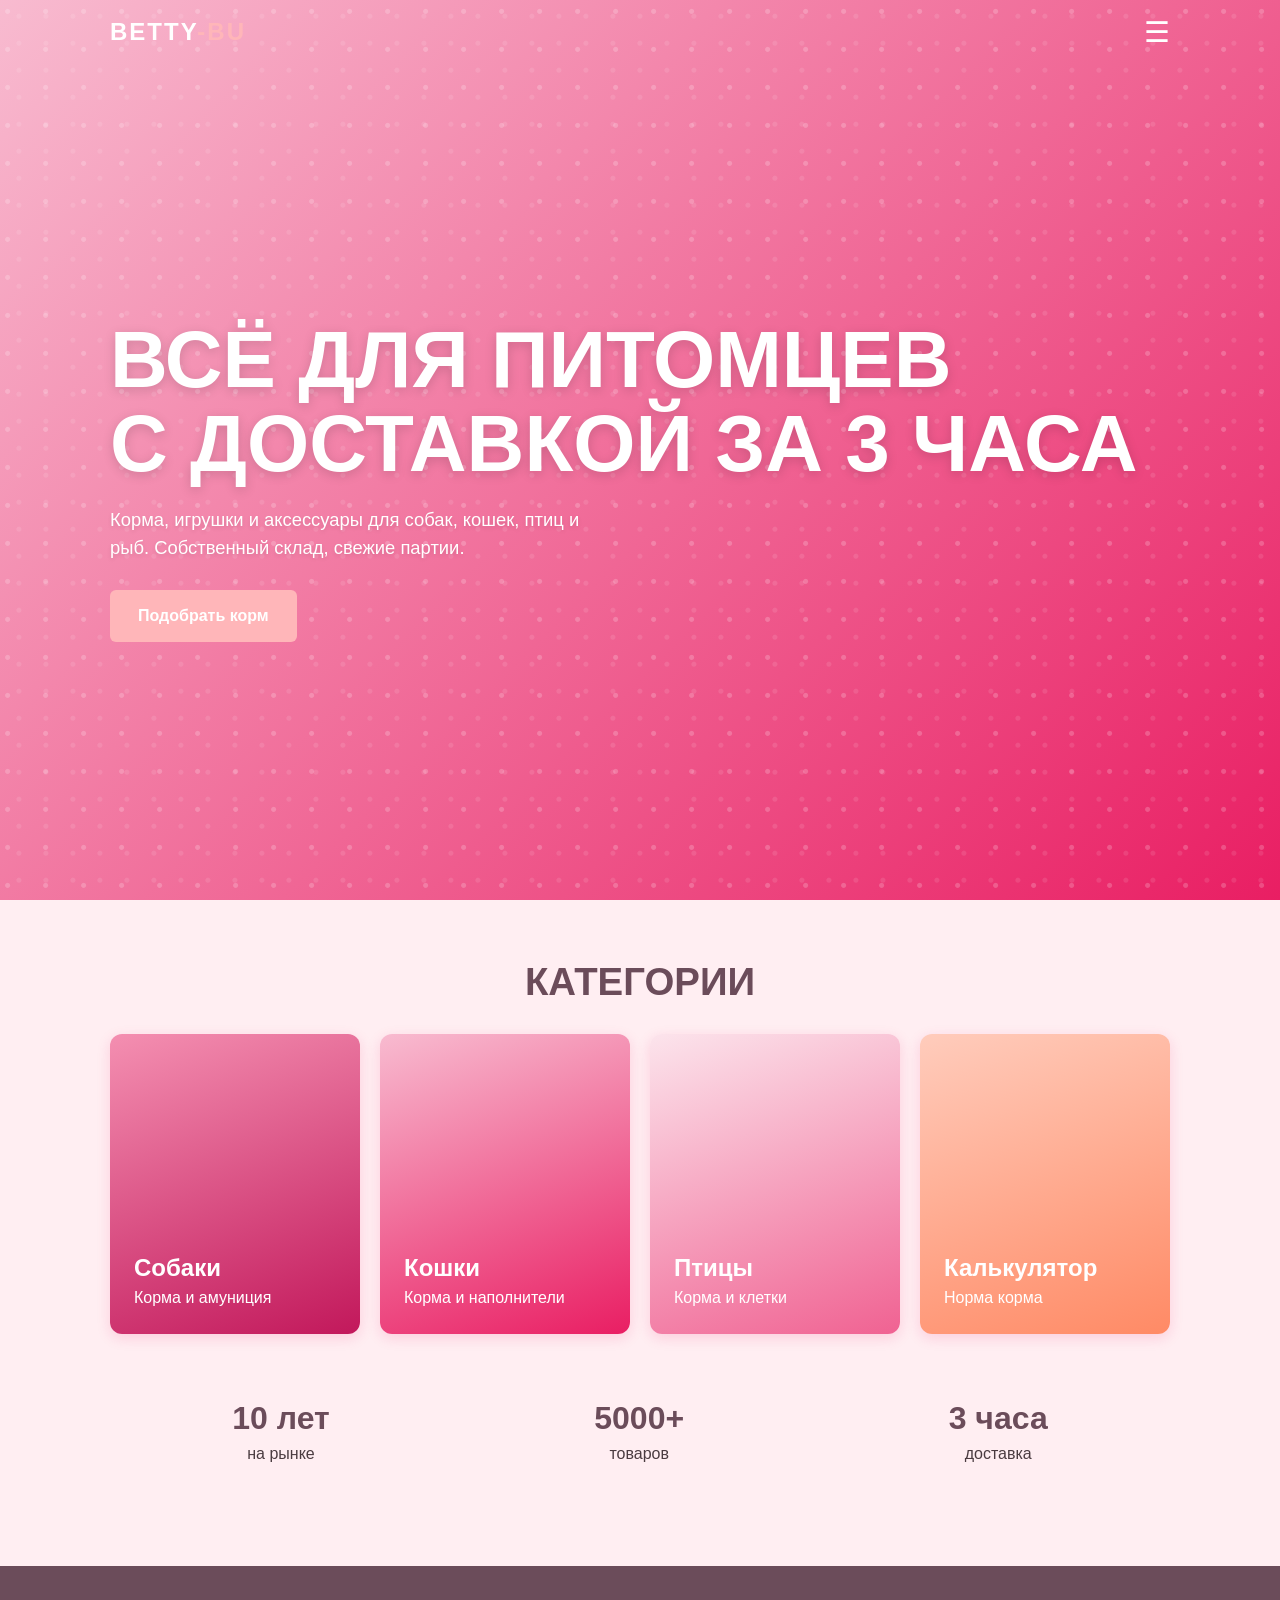
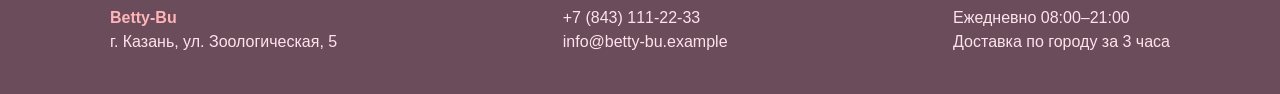
<file: index.html>
<!DOCTYPE html>
<html lang="ru">
<head>
  <meta charset="UTF-8">
  <meta name="viewport" content="width=device-width, initial-scale=1.0">
  <title>Главная — Betty-Bu</title>
  <link rel="stylesheet" href="css/style.css">
  <script src="js/main.js" defer></script>
</head>
<body>
<header class="header">
  <div class="container header__inner">
    <a href="index.html" class="logo">BETTY<span>-BU</span></a>
    <button class="menu-toggle" aria-label="Меню">☰</button>
    <nav class="dropdown-menu">
      <a href="catalog.html">Каталог</a>
      <a href="calculator.html">Подбор корма</a>
      <a href="bag.html">Заявка <b class="cart-count">0</b></a>
      <a href="about.html">О магазине</a>
    </nav>
  </div>
</header>

<section class="hero">
  <div class="hero__text">
    <h1>Всё для питомцев<br>с доставкой за 3 часа</h1>
    <p>Корма, игрушки и аксессуары для собак, кошек, птиц и рыб. Собственный склад, свежие партии.</p>
    <a class="btn" href="calculator.html">Подобрать корм</a>
  </div>
</section>
<section class="section-heading"><h2>Категории</h2></section>
<section class="product-grid">
  <div class="grid">
    <a href="catalog.html#dogs" class="product-card">
      <div class="card-face card-face--front c1"><h3>Собаки</h3><p>Корма и амуниция</p></div>
      <div class="card-face card-face--back"><p>Сухие и влажные корма, игрушки, поводки и лежанки.</p></div>
    </a>
    <a href="catalog.html#cats" class="product-card">
      <div class="card-face card-face--front c2"><h3>Кошки</h3><p>Корма и наполнители</p></div>
      <div class="card-face card-face--back"><p>Корма премиум-класса, когтеточки, домики и лотки.</p></div>
    </a>
    <a href="catalog.html#birds" class="product-card">
      <div class="card-face card-face--front c3"><h3>Птицы</h3><p>Корма и клетки</p></div>
      <div class="card-face card-face--back"><p>Зерновые смеси, клетки, жердочки и минеральные камни.</p></div>
    </a>
    <a href="calculator.html" class="product-card">
      <div class="card-face card-face--front c4"><h3>Калькулятор</h3><p>Норма корма</p></div>
      <div class="card-face card-face--back"><p>Введите вес питомца — получите суточную норму и рекомендацию.</p></div>
    </a>
  </div>
</section>
<section class="facts container">
  <div><b>10 лет</b>на рынке</div><div><b>5000+</b>товаров</div><div><b>3 часа</b>доставка</div>
</section>
<footer class="footer">
  <div class="container footer__inner">
    <div><b>Betty-Bu</b><br>г. Казань, ул. Зоологическая, 5</div>
    <div>+7 (843) 111-22-33<br>info@betty-bu.example</div>
    <div>Ежедневно 08:00–21:00<br>Доставка по городу за 3 часа</div>
  </div>
</footer>
</body>
</html>
</file>
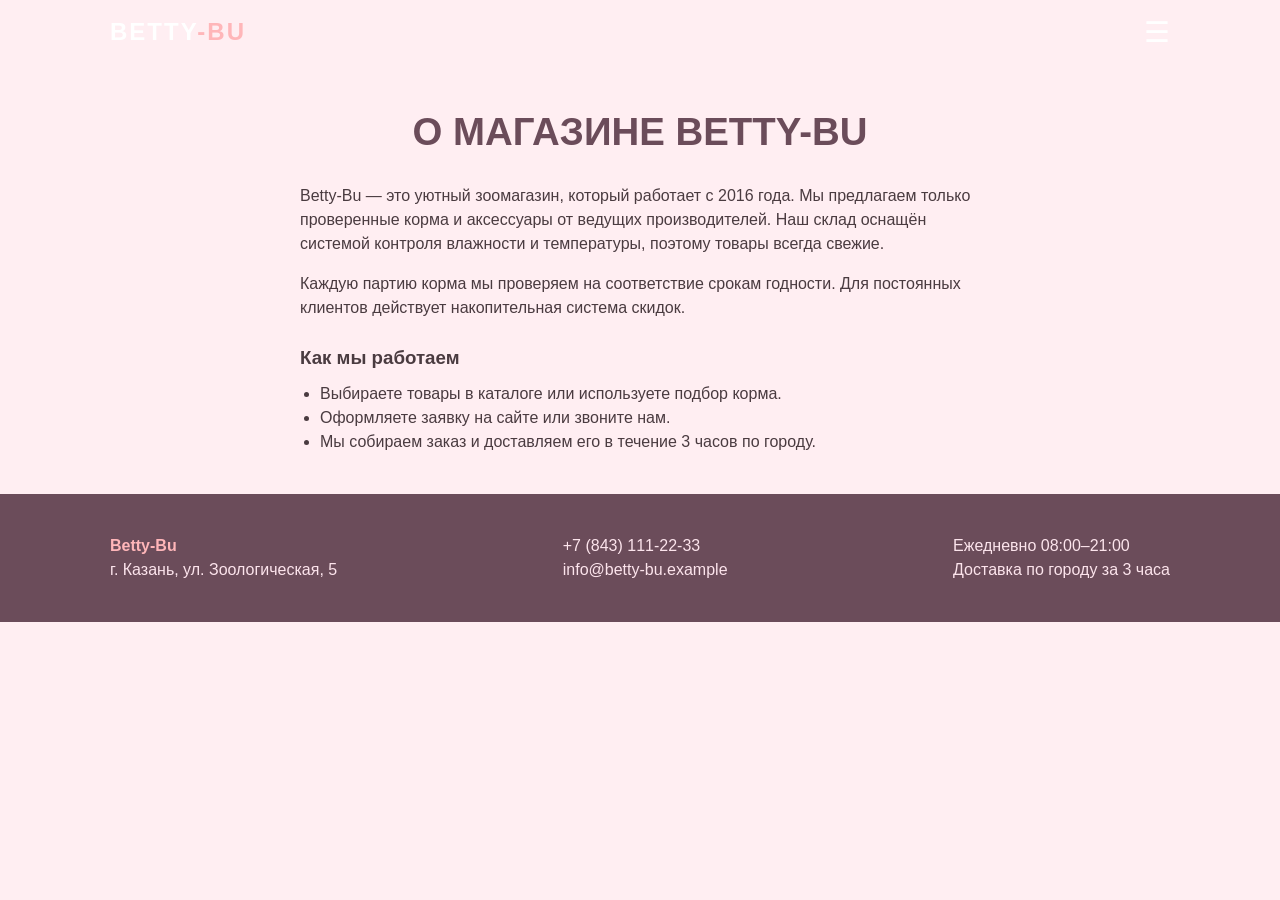
<file: about.html>
<!DOCTYPE html>
<html lang="ru">
<head>
  <meta charset="UTF-8">
  <meta name="viewport" content="width=device-width, initial-scale=1.0">
  <title>О магазине — Betty-Bu</title>
  <link rel="stylesheet" href="css/style.css">
  <script src="js/main.js" defer></script>
</head>
<body>
<header class="header">
  <div class="container header__inner">
    <a href="index.html" class="logo">BETTY<span>-BU</span></a>
    <button class="menu-toggle" aria-label="Меню">☰</button>
    <nav class="dropdown-menu">
      <a href="catalog.html">Каталог</a>
      <a href="calculator.html">Подбор корма</a>
      <a href="bag.html">Заявка <b class="cart-count">0</b></a>
      <a href="about.html">О магазине</a>
    </nav>
  </div>
</header>

<section class="section-heading page-top"><h2>О магазине Betty-Bu</h2></section>
<div class="container narrow text">
  <p>Betty-Bu — это уютный зоомагазин, который работает с 2016 года. Мы предлагаем только проверенные корма и аксессуары от ведущих производителей. Наш склад оснащён системой контроля влажности и температуры, поэтому товары всегда свежие.</p>
  <p>Каждую партию корма мы проверяем на соответствие срокам годности. Для постоянных клиентов действует накопительная система скидок.</p>
  <h3>Как мы работаем</h3>
  <ul>
    <li>Выбираете товары в каталоге или используете подбор корма.</li>
    <li>Оформляете заявку на сайте или звоните нам.</li>
    <li>Мы собираем заказ и доставляем его в течение 3 часов по городу.</li>
  </ul>
</div>
<footer class="footer">
  <div class="container footer__inner">
    <div><b>Betty-Bu</b><br>г. Казань, ул. Зоологическая, 5</div>
    <div>+7 (843) 111-22-33<br>info@betty-bu.example</div>
    <div>Ежедневно 08:00–21:00<br>Доставка по городу за 3 часа</div>
  </div>
</footer>
</body>
</html>
</file>
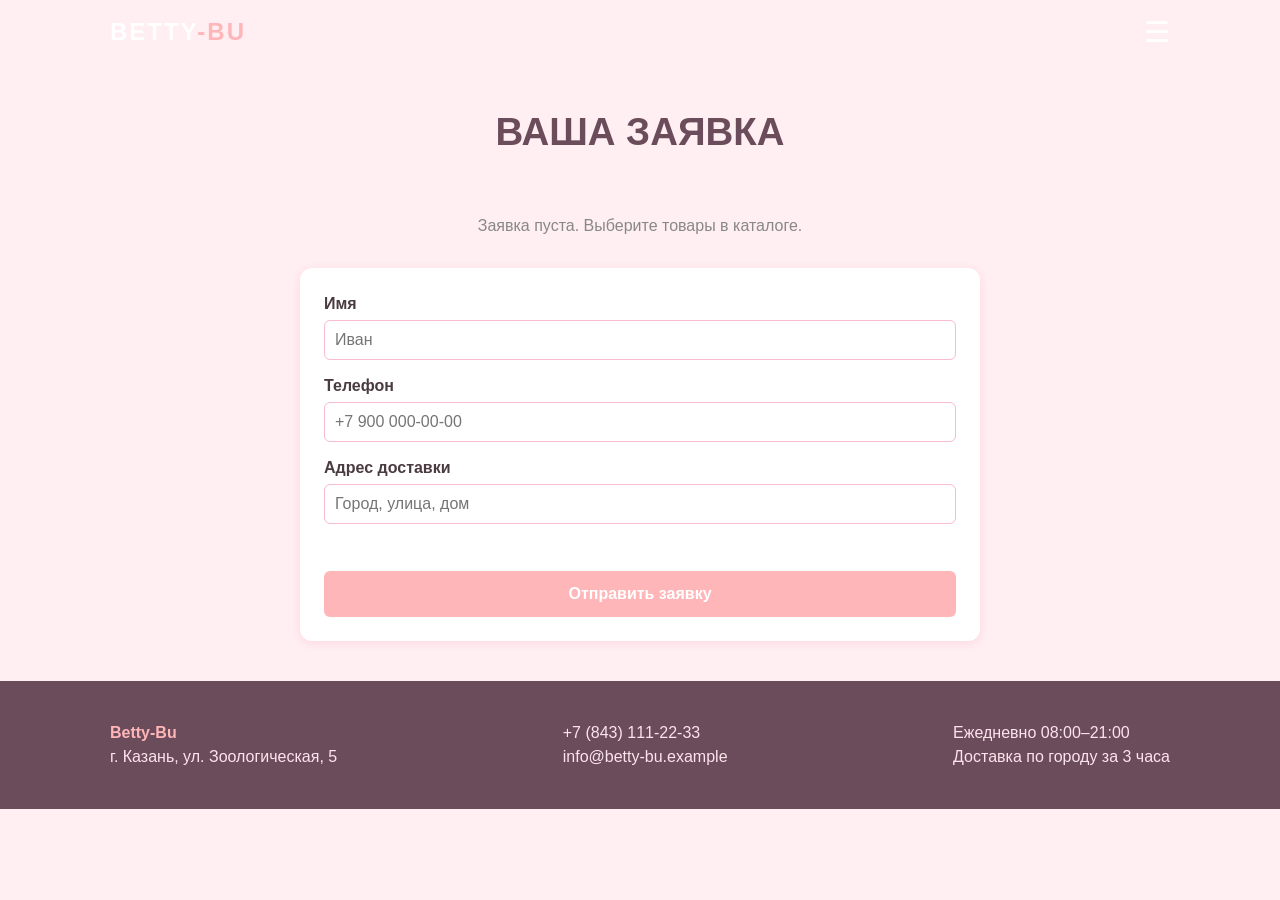
<file: bag.html>
<!DOCTYPE html>
<html lang="ru">
<head>
  <meta charset="UTF-8">
  <meta name="viewport" content="width=device-width, initial-scale=1.0">
  <title>Заявка — Betty-Bu</title>
  <link rel="stylesheet" href="css/style.css">
  <script src="js/main.js" defer></script>
</head>
<body>
<header class="header">
  <div class="container header__inner">
    <a href="index.html" class="logo">BETTY<span>-BU</span></a>
    <button class="menu-toggle" aria-label="Меню">☰</button>
    <nav class="dropdown-menu">
      <a href="catalog.html">Каталог</a>
      <a href="calculator.html">Подбор корма</a>
      <a href="bag.html">Заявка <b class="cart-count">0</b></a>
      <a href="about.html">О магазине</a>
    </nav>
  </div>
</header>

<section class="section-heading page-top"><h2>Ваша заявка</h2></section>
<div class="container narrow">
  <div id="bag"></div>
  <form class="panel" id="order" novalidate>
    <label>Имя <input type="text" id="name" placeholder="Иван"></label>
    <label>Телефон <input type="tel" id="phone" placeholder="+7 900 000-00-00"></label>
    <label>Адрес доставки <input type="text" id="addr" placeholder="Город, улица, дом"></label>
    <p class="error" id="error"></p>
    <button class="btn" type="submit">Отправить заявку</button>
  </form>
</div>
<footer class="footer">
  <div class="container footer__inner">
    <div><b>Betty-Bu</b><br>г. Казань, ул. Зоологическая, 5</div>
    <div>+7 (843) 111-22-33<br>info@betty-bu.example</div>
    <div>Ежедневно 08:00–21:00<br>Доставка по городу за 3 часа</div>
  </div>
</footer>
</body>
</html>
</file>
<file: css/style.css>
/* Сброс стилей */
* { margin: 0; padding: 0; box-sizing: border-box; }
:root { 
  --dark-rose: #6b4c5a;   /* Темно-розовый для текста и шапки */
  --light-pink: #ffeef2;  /* Нежно-розовый фон сайта */
  --peach: #ffb6b9;       /* Персиковый акцент для кнопок */
  --text: #4a3b40;        /* Цвет основного текста */
}
html { scroll-behavior: smooth; }
body { font-family: "Segoe UI", Roboto, Arial, sans-serif; background: var(--light-pink); color: var(--text); overflow-x: hidden; line-height: 1.5; }
a { color: inherit; text-decoration: none; }
.container { max-width: 1100px; margin: 0 auto; padding: 0 20px; }
.narrow { max-width: 720px; }

/* Фиксированная шапка */
.header { position: fixed; top: 0; left: 0; width: 100%; z-index: 100; transition: background .3s, backdrop-filter .3s; color: #fff; }
.header.scrolled { background: rgba(107, 76, 90, .85); backdrop-filter: blur(8px); }
.header__inner { display: flex; justify-content: space-between; align-items: center; height: 64px; position: relative; }
.logo { font: 800 1.5rem "Arial Narrow", Impact, sans-serif; letter-spacing: 2px; }
.logo span { color: var(--peach); }
.menu-toggle { background: none; border: 0; color: inherit; font-size: 1.8rem; cursor: pointer; transition: transform .3s; }
.menu-toggle.rotated { transform: rotate(90deg); }
.dropdown-menu { display: none; position: absolute; top: 64px; right: 20px; flex-direction: column; min-width: 200px; background: rgba(107, 76, 90, .95); backdrop-filter: blur(8px); border-radius: 8px; padding: 8px 0; box-shadow: 0 8px 24px rgba(0,0,0,.15); }
.dropdown-menu a { padding: 12px 20px; transition: background .2s, color .2s; }
.dropdown-menu a:hover { background: var(--peach); color: #fff; }
.cart-count { background: var(--peach); color: #fff; border-radius: 10px; padding: 0 7px; font-size: .8rem; }

/* Герой: нежная фактура из градиентов */
.hero { min-height: 100vh; display: flex; align-items: center; color: #fff;
  background:
    radial-gradient(circle at 20% 30%, rgba(255,255,255,.2) 0 2px, transparent 3px) 0 0/38px 38px,
    radial-gradient(circle at 70% 60%, rgba(255,255,255,.1) 0 2px, transparent 3px) 0 0/27px 27px,
    linear-gradient(135deg, #f8bbd0, #e91e63); }
.hero__text { max-width: 1100px; width: 100%; margin: 0 auto; padding: 100px 20px 40px; }
.hero h1 { font: 800 clamp(2.4rem, 7vw, 5rem)/1.05 "Arial Narrow", Impact, sans-serif; text-transform: uppercase; text-shadow: 0 3px 12px rgba(0,0,0,.15); }
.hero p { max-width: 480px; margin: 20px 0 28px; font-size: 1.15rem; color: #fff; text-shadow: 0 2px 4px rgba(0,0,0,.1); }
.btn { display: inline-block; background: var(--peach); color: #fff; font-weight: 700; border: 0; border-radius: 6px; padding: 14px 28px; font-size: 1rem; cursor: pointer; transition: transform .2s, box-shadow .2s; }
.btn:hover { transform: translateY(-2px); box-shadow: 0 6px 16px rgba(233, 30, 99, .3); }
.btn:focus-visible, .filter:focus-visible, input:focus-visible, select:focus-visible { outline: 3px solid var(--peach); outline-offset: 2px; }

.section-heading { text-align: center; padding: 60px 20px 30px; }
.section-heading h2 { font: 800 2.4rem "Arial Narrow", Impact, sans-serif; text-transform: uppercase; color: var(--dark-rose); }
.page-top { padding-top: 110px; }

/* Сетка категорий (Flexbox) с эффектом при наведении */
.grid { display: flex; flex-wrap: wrap; gap: 20px; max-width: 1100px; margin: 0 auto; padding: 0 20px; }
.product-card { position: relative; flex: 1 1 240px; height: 300px; border-radius: 12px; overflow: hidden; box-shadow: 0 4px 14px rgba(233, 30, 99, .15); }
.card-face { position: absolute; inset: 0; padding: 24px; display: flex; flex-direction: column; justify-content: flex-end; transition: opacity .4s; }
.card-face--front { color: #fff; }
.card-face--front h3 { font-size: 1.5rem; }
.card-face--back { background: #fff0f5; color: var(--dark-rose); opacity: 0; justify-content: center; font-weight: 600; }
.product-card:hover .card-face--back { opacity: 1; }
.c1 { background: linear-gradient(160deg, #f48fb1, #c2185b); }
.c2 { background: linear-gradient(160deg, #f8bbd0, #e91e63); }
.c3 { background: linear-gradient(160deg, #fce4ec, #f06292); }
.c4 { background: linear-gradient(160deg, #ffccbc, #ff8a65); }

.facts { display: flex; justify-content: space-around; text-align: center; padding: 60px 20px; gap: 20px; flex-wrap: wrap; }
.facts b { display: block; font-size: 2rem; color: var(--dark-rose); }

/* Каталог */
.filters { display: flex; gap: 10px; flex-wrap: wrap; margin-bottom: 24px; }
.filter { border: 2px solid var(--dark-rose); background: transparent; border-radius: 20px; padding: 6px 18px; cursor: pointer; font-weight: 600; transition: background .2s, color .2s; color: var(--dark-rose); }
.filter.active, .filter:hover { background: var(--dark-rose); color: #fff; }
.catalog { display: grid; grid-template-columns: repeat(auto-fill, minmax(250px, 1fr)); gap: 20px; margin-bottom: 60px; }
.item { background: #fff; border-radius: 12px; padding: 20px; box-shadow: 0 2px 10px rgba(233, 30, 99, .1); display: flex; flex-direction: column; gap: 6px; }
.item h3 { font-size: 1.2rem; }
.item small { color: #888; }
.item .price { font-size: 1.4rem; font-weight: 800; margin-top: auto; color: var(--dark-rose); }
.item .btn { padding: 10px; margin-top: 8px; }

/* Формы, калькулятор, заявка */
.panel { background: #fff; border-radius: 12px; padding: 24px; display: flex; flex-direction: column; gap: 14px; box-shadow: 0 2px 10px rgba(233, 30, 99, .1); margin-bottom: 40px; }
label { display: flex; flex-direction: column; gap: 4px; font-weight: 600; }
input, select { padding: 10px; border: 1px solid #f8bbd0; border-radius: 6px; font-size: 1rem; }
.result { background: #fff0f5; border-left: 6px solid var(--peach); padding: 16px; border-radius: 6px; }
.result .btn { margin-top: 10px; }
.error { color: #b3261e; min-height: 1.2em; }
.bag-row { display: flex; align-items: center; justify-content: space-between; gap: 10px; background: #fff; padding: 14px 18px; border-radius: 10px; margin-bottom: 10px; flex-wrap: wrap; }
.bag-row input { width: 80px; }
.bag-row button { background: none; border: 0; color: #b3261e; cursor: pointer; font-size: 1.2rem; }
.total { text-align: right; font-size: 1.4rem; font-weight: 800; margin: 16px 0 24px; color: var(--dark-rose); }
.empty { text-align: center; padding: 30px; color: #888; }
.text p, .text ul { margin-bottom: 16px; } .text h3 { margin: 24px 0 10px; } .text ul { padding-left: 20px; }

.footer { background: var(--dark-rose); color: #fce4ec; padding: 40px 0; margin-top: 40px; }
.footer__inner { display: flex; justify-content: space-between; flex-wrap: wrap; gap: 20px; }
.footer b { color: var(--peach); }

/* Адаптивность */
@media (max-width: 768px) {
  .section-heading h2 { font-size: 1.8rem; }
  .product-card { height: 220px; }
  .footer__inner { flex-direction: column; }
}
@media (prefers-reduced-motion: reduce) { * { transition: none !important; scroll-behavior: auto !important; } }
.dropdown-menu.active {
  display: flex !important;
}
</file>
